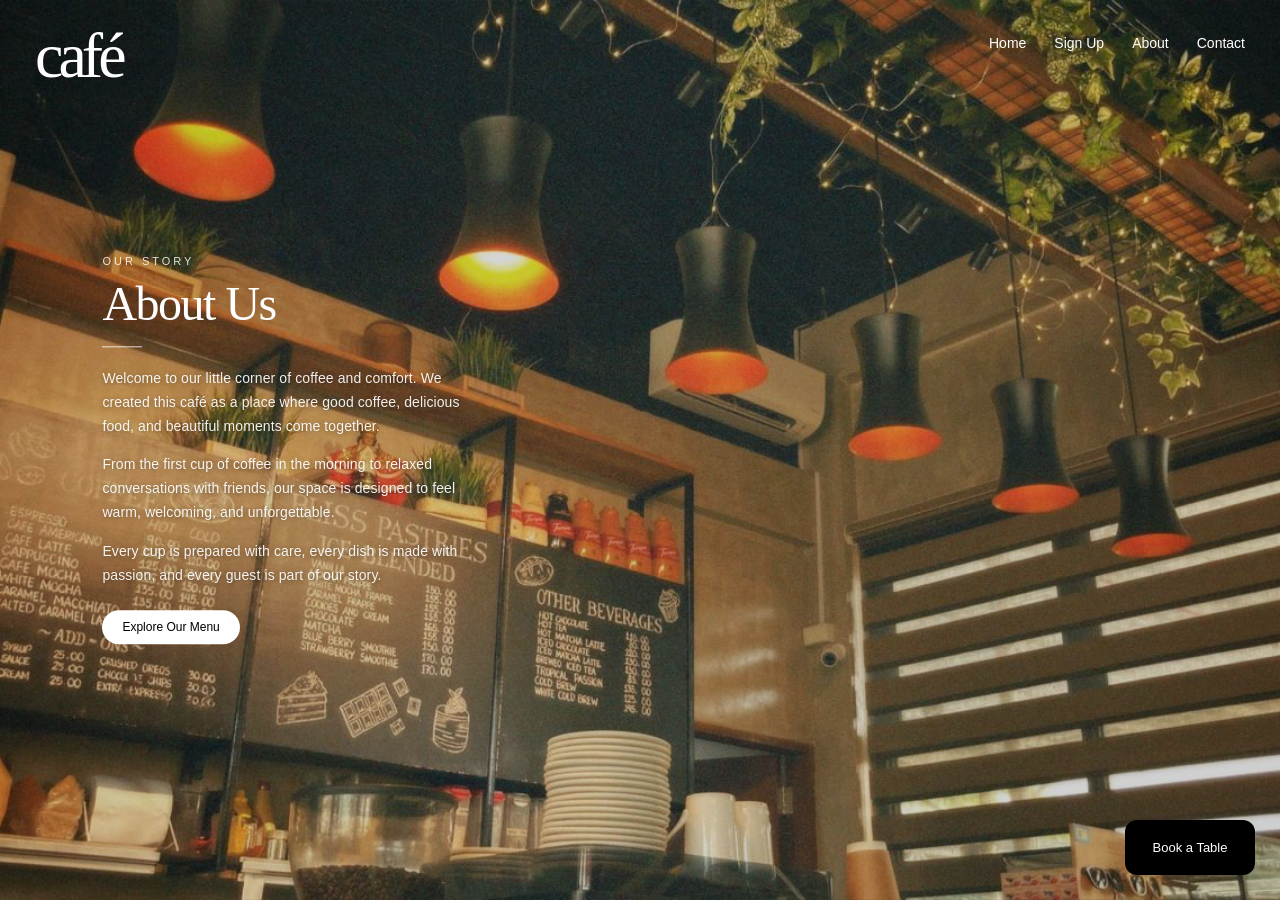
<file: aboutus.html>
<!DOCTYPE html>
<html lang="en">

<head>

    <meta charset="UTF-8">

    <meta name="viewport" content="width=device-width, initial-scale=1.0">

    <title>About Us | Café</title>


    <style>

    
        * {
            margin: 0;
            padding: 0;
            box-sizing: border-box;
        }


        html,
        body {
            width: 100%;
            min-height: 100%;
        }


        body {
            font-family: Arial, Helvetica, sans-serif;
            background: #000;
            overflow-x: hidden;
        }

        .about-page {

            position: relative;

            width: 100%;
            min-height: 100vh;

            background-image: url("assets/aboutus.jpg");

            background-size: cover;

            background-position: center;

            background-repeat: no-repeat;

            overflow: hidden;
        }


        .about-page::before {

            content: "";

            position: absolute;

            inset: 0;

            background: rgba(0, 0, 0, 0.12);

            z-index: 1;

            pointer-events: none;
        }

        .logo {

            position: absolute;

            top: 30px;

            left: 35px;

            z-index: 10;

            font-family: Georgia,
                "Times New Roman",
                serif;

            font-size: clamp(50px, 5vw, 75px);

            font-weight: 400;

            line-height: 0.8;

            letter-spacing: -5px;

            color: #fff;

            text-decoration: none;
        }

        nav {

            position: absolute;

            top: 35px;

            right: 35px;

            z-index: 10;

            display: flex;

            align-items: center;

            gap: 28px;
        }


        nav a {

            position: relative;

            color: #fff;

            text-decoration: none;

            font-size: 14px;

            font-weight: 400;

            transition:
                color 0.3s ease,
                transform 0.3s ease;
        }


        nav a::after {

            content: "";

            position: absolute;

            left: 0;

            bottom: -5px;

            width: 0;

            height: 1px;

            background: #fff;

            transition: width 0.3s ease;
        }


        nav a:hover::after {

            width: 100%;
        }


        nav a:hover {

            transform: translateY(-2px);
        }
        .about-content {

            position: absolute;

            z-index: 5;

            width: 420px;

            max-width: 40%;

            left: 8%;

            top: 50%;

            transform: translateY(-50%);

            color: #fff;

            text-align: left;

            padding: 20px 0;

            background: transparent;

            backdrop-filter: none;
        }
        .tag {

            display: block;

            margin-bottom: 13px;

            font-size: 11px;

            font-weight: 400;

            letter-spacing: 3px;

            text-transform: uppercase;

            color: #fff;

            opacity: 0.85;
        }


        .about-content h1 {

            font-family: Georgia,
                "Times New Roman",
                serif;

            font-size: 48px;

            font-weight: 400;

            line-height: 1;

            letter-spacing: -1.5px;

            color: #fff;

            margin-bottom: 18px;
        }

        .line {

            width: 40px;

            height: 1px;

            background: #fff;

            margin: 0 0 20px 0;

            opacity: 0.8;
        }

        .about-content p {

            width: 100%;

            max-width: 390px;

            font-size: 14px;

            font-weight: 400;

            line-height: 1.7;

            letter-spacing: 0.1px;

            color: rgba(255, 255, 255, 0.92);

            margin-bottom: 15px;

            text-shadow:
                0 1px 5px rgba(0, 0, 0, 0.35);
        }


        .menu-button {

            display: inline-flex;

            align-items: center;

            justify-content: center;

            margin-top: 8px;

            padding: 10px 20px;

            background: #fff;

            color: #000;

            text-decoration: none;

            font-size: 12px;

            border-radius: 25px;

            transition:
                background 0.3s ease,
                color 0.3s ease,
                transform 0.3s ease;
        }


        .menu-button:hover {

            background: #000;

            color: #fff;

            transform: translateY(-2px);
        }


        .cart {
    position: fixed;
    right: 25px;
    bottom: 25px;
    z-index: 20;
    width: 130px;
    height: 55px;
    display: flex;
    align-items: center;
    justify-content: center;
    background: #000;
    color: #fff;
    text-decoration: none;
    font-size: 13px;
    border-radius: 12px;
    transition: .3s ease;
}

.cart:hover {
    transform: scale(1.05);
    border-radius: 16px;
}


        @media (max-width: 900px) {

            .about-content {

                left: 7%;

                width: 400px;

                max-width: 45%;
            }


            .about-content h1 {

                font-size: 44px;
            }


            .about-content p {

                font-size: 13px;
            }


            nav {

                right: 25px;

                gap: 20px;
            }
        }


        @media (max-width: 600px) {

            .about-page {

                min-height: 100vh;

                background-position: center center;
            }

            .logo {

                top: 20px;

                left: 22px;

                font-size: 48px;

                letter-spacing: -4px;
            }

            nav {

                top: 25px;

                right: 18px;

                gap: 13px;
            }


            nav a {

                font-size: 10px;
            }


    

            .about-content {

                width: 75%;

                max-width: none;

                left: 8%;

                top: 52%;

                transform: translateY(-50%);

                padding: 10px 0;

                text-align: left;
            }


            .tag {

                font-size: 9px;

                letter-spacing: 2px;

                margin-bottom: 8px;
            }


            .about-content h1 {

                font-size: 36px;

                line-height: 1;

                letter-spacing: -1px;

                margin-bottom: 12px;
            }


            .line {

                width: 30px;

                margin-bottom: 14px;
            }


            .about-content p {

                max-width: 100%;

                font-size: 11px;

                line-height: 1.6;

                margin-bottom: 10px;
            }


            .menu-button {

                margin-top: 5px;

                padding: 8px 16px;

                font-size: 10px;
            }
    .cart {
        width: 125px;
        height: 48px;
        right: 15px;
        bottom: 15px;
        font-size: 11px;
        border-radius: 12px;
    }
}

        /* =========================================
           SMALL MOBILE
        ========================================= */

        @media (max-width: 400px) {

            .logo {

                font-size: 42px;

                top: 18px;

                left: 18px;
            }


            nav {

                gap: 9px;

                right: 15px;
            }


            nav a {

                font-size: 9px;
            }


            .about-content {

                left: 7%;

                width: 78%;

                top: 53%;
            }


            .about-content h1 {

                font-size: 32px;
            }


            .about-content p {

                font-size: 10px;

                line-height: 1.55;
            }
            .cart {
        width: 115px;
        height: 45px;
        right: 12px;
        bottom: 12px;
        font-size: 10px;
    }
        }

    </style>

</head>


<body>


    <section class="about-page">
        <a href="index.html" class="logo">
            café
        </a>
        <nav>

            <a href="index.html">
                Home
            </a>

            <a href="signup.html">
                Sign Up
            </a>

            <a href="aboutus.html">
                About
            </a>

            <a href="contact.html">
                Contact
            </a>

        </nav>

        <div class="about-content">

            <span class="tag">
                Our Story
            </span>


            <h1>
                About Us
            </h1>


            <div class="line"></div>


            <p>
                Welcome to our little corner of coffee and
                comfort. We created this café as a place
                where good coffee, delicious food, and
                beautiful moments come together.
            </p>


            <p>
                From the first cup of coffee in the morning
                to relaxed conversations with friends,
                our space is designed to feel warm,
                welcoming, and unforgettable.
            </p>

            <p>
                Every cup is prepared with care, every dish
                is made with passion, and every guest is
                part of our story.
            </p>
            <a href="#" class="menu-button">
                Explore Our Menu
            </a>
        </div>
        <a href="slot.html" class="cart">
    Book a Table
</a>
    </section>
</body>

</html>
</file>
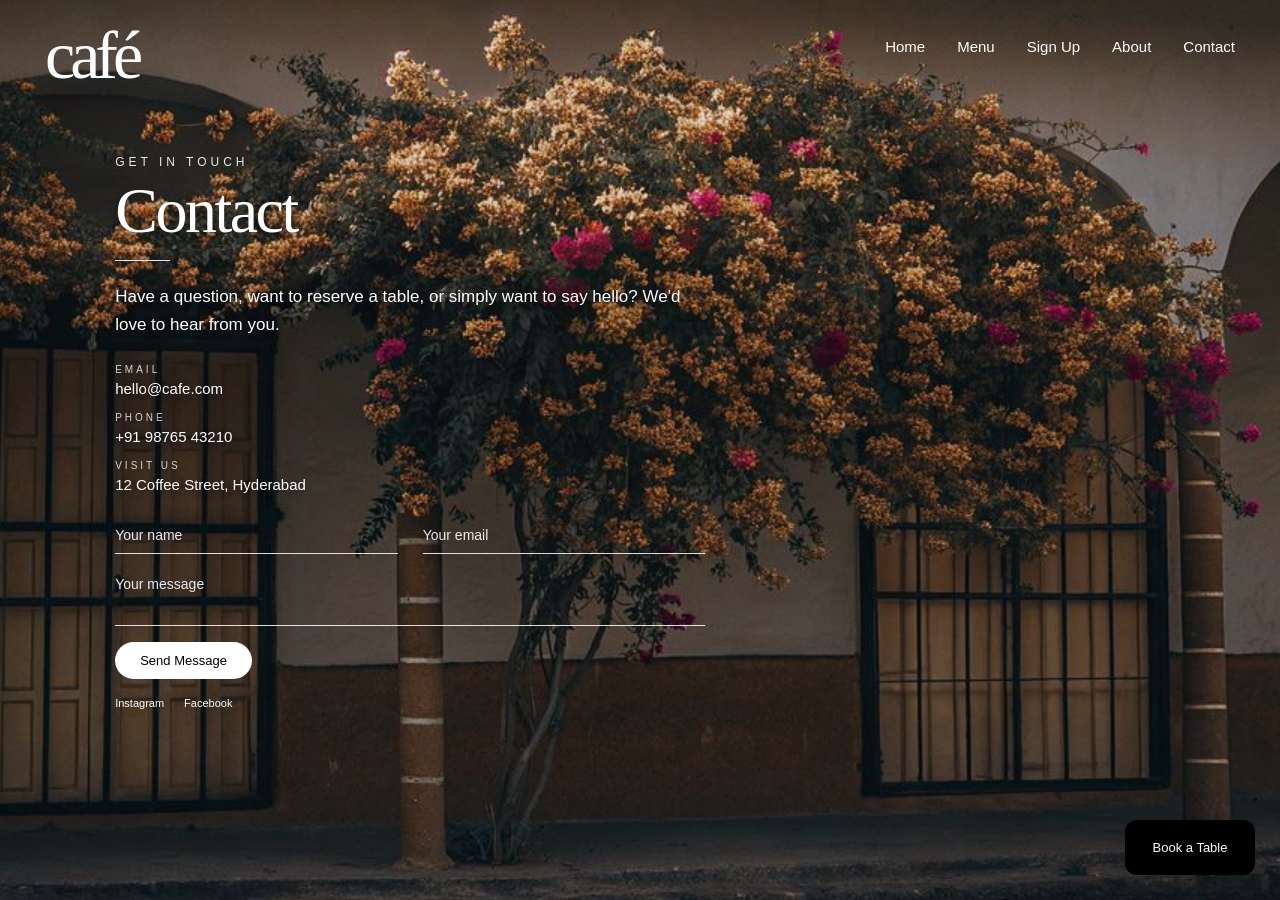
<file: contact.html>
<!DOCTYPE html>
<html lang="en">
<head>
<meta charset="UTF-8">
<meta name="viewport" content="width=device-width, initial-scale=1.0">
<title>Café | Contact</title>

<style>
*{
    margin:0;
    padding:0;
    box-sizing:border-box;
}

html,
body{
    width:100%;
    min-height:100%;
}

body{
    font-family:Arial,Helvetica,sans-serif;
    background:#000;
    overflow-x:hidden;
    overflow-y:auto;
}

.contact-page{
    position:relative;
    width:100%;
    min-height:100vh;
    background-image:url("assets/contact.jpg");
    background-size:cover;
    background-position:center top;
    background-repeat:no-repeat;
    overflow:visible;
    padding-bottom:70px;
}

.contact-page::before{
    content:"";
    position:absolute;
    inset:0;
    min-height:100%;
    background:rgba(0,0,0,.08);
    z-index:1;
    pointer-events:none;
}

.logo{
    position:absolute;
    top:28px;
    left:45px;
    z-index:10;
    font-family:Georgia,"Times New Roman",serif;
    font-size:68px;
    font-weight:400;
    line-height:.8;
    letter-spacing:-5px;
    color:#fff;
    text-decoration:none;
}

nav{
    position:absolute;
    top:38px;
    right:45px;
    z-index:10;
    display:flex;
    align-items:center;
    gap:32px;
}

nav a{
    position:relative;
    color:#fff;
    text-decoration:none;
    font-size:15px;
    font-weight:400;
    transition:.3s ease;
}

nav a::after{
    content:"";
    position:absolute;
    left:0;
    bottom:-6px;
    width:0;
    height:1px;
    background:#fff;
    transition:width .3s ease;
}

nav a:hover::after{
    width:100%;
}

nav a:hover{
    transform:translateY(-2px);
}

.contact-content{
    position:relative;
    z-index:5;
    left:9%;
    padding-top:155px;
    width:590px;
    color:#fff;
    text-align:left;
}

.tag{
    display:block;
    margin-bottom:12px;
    font-size:12px;
    font-weight:400;
    letter-spacing:4px;
    text-transform:uppercase;
    color:#fff;
    opacity:.9;
}

.contact-content h1{
    font-family:Georgia,"Times New Roman",serif;
    font-size:64px;
    font-weight:400;
    line-height:.95;
    letter-spacing:-2.5px;
    color:#fff;
    margin-bottom:18px;
    text-shadow:0 2px 8px rgba(0,0,0,.35);
}

.line{
    width:55px;
    height:1px;
    background:#fff;
    margin-bottom:22px;
    opacity:.9;
}

.description{
    width:570px;
    max-width:100%;
    font-size:17px;
    line-height:1.65;
    color:#fff;
    margin-bottom:25px;
    text-shadow:0 2px 7px rgba(0,0,0,.45);
}

.contact-details{
    margin-bottom:22px;
}

.detail{
    margin-bottom:13px;
}

.detail span{
    display:block;
    margin-bottom:3px;
    font-size:10px;
    letter-spacing:3px;
    text-transform:uppercase;
    color:#fff;
    opacity:.8;
}

.detail a,
.detail p{
    color:#fff;
    text-decoration:none;
    font-size:15px;
    line-height:1.4;
    text-shadow:0 2px 6px rgba(0,0,0,.4);
}

.detail a:hover{
    text-decoration:underline;
}

.contact-form{
    width:590px;
    max-width:100%;
}

.form-row{
    display:flex;
    gap:25px;
    width:100%;
}

.input-group{
    flex:1;
    margin-bottom:12px;
}

.input-group input,
.input-group textarea{
    width:100%;
    background:transparent;
    border:none;
    border-bottom:1px solid rgba(255,255,255,.85);
    outline:none;
    color:#fff;
    font-family:Arial,Helvetica,sans-serif;
    font-size:14px;
    padding:10px 0;
    transition:.3s ease;
}

.input-group input::placeholder,
.input-group textarea::placeholder{
    color:rgba(255,255,255,.9);
}

.input-group input:focus,
.input-group textarea:focus{
    border-bottom-color:#fff;
}

.input-group textarea{
    height:60px;
    resize:none;
}

.send-button{
    border:none;
    padding:11px 25px;
    background:#fff;
    color:#000;
    border-radius:25px;
    font-size:13px;
    cursor:pointer;
    transition:.3s ease;
}

.send-button:hover{
    background:#000;
    color:#fff;
    transform:translateY(-2px);
}

.social-links{
    display:flex;
    gap:20px;
    margin-top:18px;
}

.social-links a{
    color:#fff;
    text-decoration:none;
    font-size:11px;
    transition:.3s ease;
}

.social-links a:hover{
    opacity:.55;
}

.cart{
    position:fixed;
    right:25px;
    bottom:25px;
    z-index:20;
    width:130px;
    height:55px;
    display:flex;
    align-items:center;
    justify-content:center;
    background:#000;
    color:#fff;
    text-decoration:none;
    font-size:13px;
    border-radius:12px;
    transition:.3s ease;
}

.cart:hover{
    transform:scale(1.05);
    border-radius:16px;
}

@media(max-width:900px){

    .logo{
        left:30px;
        font-size:58px;
    }

    nav{
        right:30px;
        gap:20px;
    }

    nav a{
        font-size:13px;
    }

    .contact-content{
        left:7%;
        padding-top:145px;
        width:500px;
    }

    .contact-content h1{
        font-size:55px;
    }

    .description{
        width:100%;
        font-size:15px;
    }

    .contact-form{
        width:100%;
    }
}

@media(max-width:600px){

    .contact-page{
        min-height:100svh;
        height:auto;
        background-position:center top;
        padding-bottom:90px;
    }

    .logo{
        top:18px;
        left:50%;
        transform:translateX(-50%);
        font-size:45px;
        letter-spacing:-4px;
    }

    nav{
        top:65px;
        left:50%;
        right:auto;
        transform:translateX(-50%);
        display:flex;
        align-items:center;
        justify-content:center;
        gap:15px;
        width:max-content;
        padding:7px 15px;
        background:#fff;
        border:1px solid rgba(0,0,0,.08);
        border-radius:25px;
        box-shadow:0 4px 15px rgba(0,0,0,.12);
    }

    nav a{
        color:#000;
        font-size:9px;
        white-space:nowrap;
    }

    nav a::after{
        background:#000;
        bottom:-4px;
    }

    .contact-content{
        left:8%;
        padding-top:125px;
        width:82%;
    }

    .tag{
        font-size:9px;
        letter-spacing:2.5px;
        margin-bottom:9px;
    }

    .contact-content h1{
        font-size:42px;
        letter-spacing:-1.5px;
        margin-bottom:13px;
    }

    .line{
        width:32px;
        margin-bottom:15px;
    }

    .description{
        width:100%;
        font-size:12px;
        line-height:1.6;
        margin-bottom:18px;
    }

    .detail{
        margin-bottom:10px;
    }

    .detail span{
        font-size:8px;
        letter-spacing:2px;
        margin-bottom:2px;
    }

    .detail a,
    .detail p{
        font-size:11px;
    }

    .form-row{
        display:flex;
        flex-direction:column;
        gap:0;
    }

    .input-group{
        margin-bottom:8px;
    }

    .input-group input,
    .input-group textarea{
        font-size:11px;
        padding:7px 0;
    }

    .input-group textarea{
        height:45px;
    }

    .send-button{
        padding:8px 17px;
        font-size:10px;
    }

    .social-links{
        margin-top:12px;
        gap:13px;
    }

    .social-links a{
        font-size:9px;
    }

    .cart{
        width:125px;
        height:48px;
        right:15px;
        bottom:15px;
        font-size:11px;
        border-radius:12px;
    }
}

@media(max-width:400px){

    .logo{
        font-size:40px;
    }

    nav{
        top:62px;
        gap:11px;
        padding:7px 13px;
    }

    nav a{
        font-size:8px;
    }

    .contact-content{
        left:7%;
        padding-top:120px;
        width:84%;
    }

    .contact-content h1{
        font-size:36px;
    }

    .description{
        font-size:10px;
    }

    .detail a,
    .detail p{
        font-size:10px;
    }

    .cart{
        width:115px;
        height:45px;
        right:12px;
        bottom:12px;
        font-size:10px;
    }
}
</style>
</head>

<body>

<section class="contact-page">

<a href="index.html" class="logo">café</a>

<nav>
<a href="index.html">Home</a>
<a href="Menu.html">Menu</a>
<a href="signup.html">Sign Up</a>
<a href="aboutus.html">About</a>
<a href="contact.html">Contact</a>
</nav>

<div class="contact-content">

<span class="tag">Get In Touch</span>

<h1>Contact</h1>

<div class="line"></div>

<p class="description">
Have a question, want to reserve a table,
or simply want to say hello?
We'd love to hear from you.
</p>

<div class="contact-details">

<div class="detail">
<span>Email</span>
<a href="mailto:hello@cafe.com">
hello@cafe.com
</a>
</div>

<div class="detail">
<span>Phone</span>
<a href="tel:+919876543210">
+91 98765 43210
</a>
</div>

<div class="detail">
<span>Visit Us</span>
<p>
12 Coffee Street, Hyderabad
</p>
</div>

</div>

<form class="contact-form">

<div class="form-row">

<div class="input-group">
<input
type="text"
placeholder="Your name"
required
>
</div>

<div class="input-group">
<input
type="email"
placeholder="Your email"
required
>
</div>

</div>

<div class="input-group">
<textarea
placeholder="Your message"
required
></textarea>
</div>

<button
type="submit"
class="send-button"
>
Send Message
</button>

</form>

<div class="social-links">

<a href="#">Instagram</a>

<a href="#">Facebook</a>

</div>

</div>

<a href="slot.html" class="cart">
Book a Table
</a>

</section>

</body>
</html>
</file>
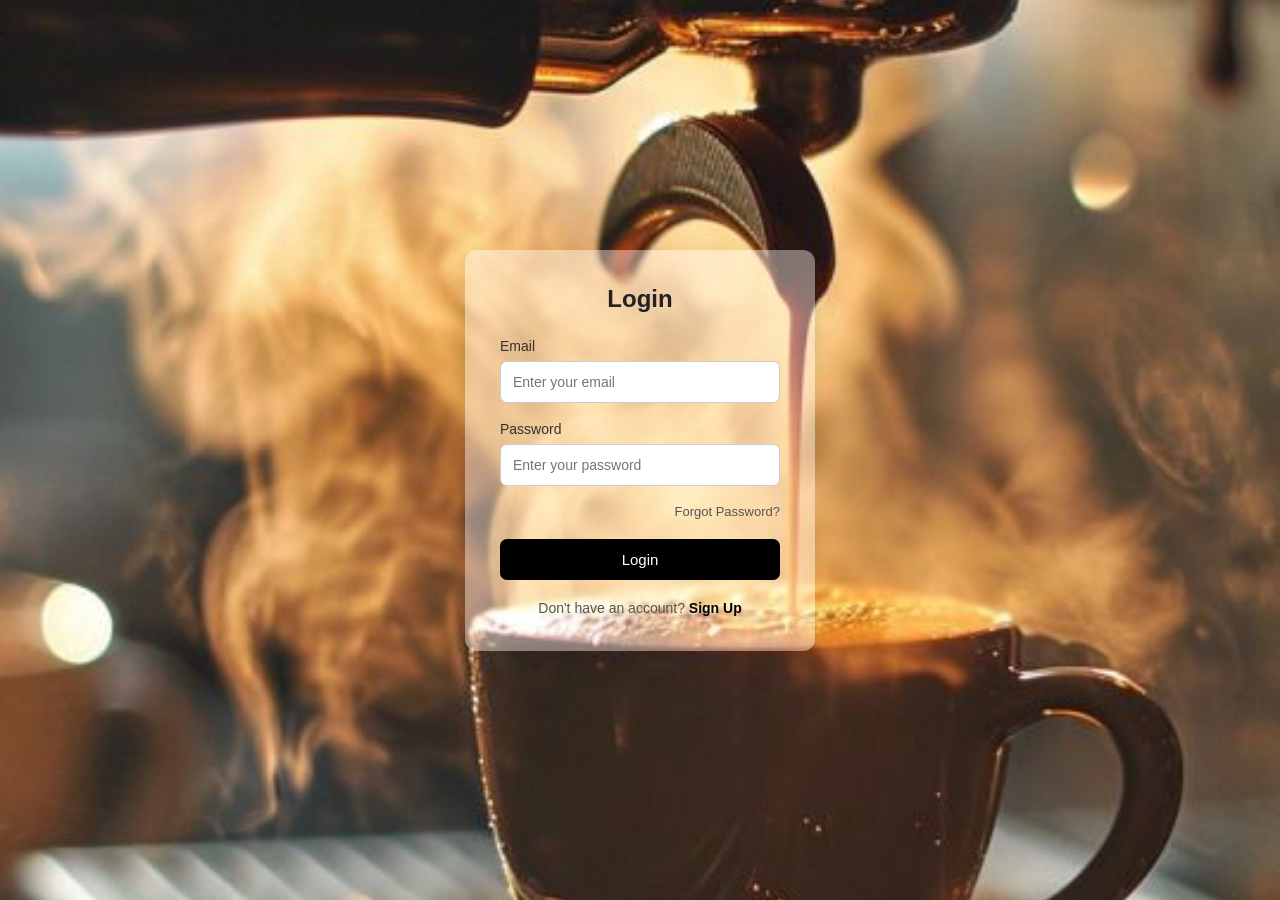
<file: login.html>
<!DOCTYPE html>
<html lang="en">
<head>
    <meta charset="UTF-8">
    <meta name="viewport" content="width=device-width, initial-scale=1.0">
    <title>Login</title>

    <style>
        * {
            margin: 0;
            padding: 0;
            box-sizing: border-box;
        }

        body {
            font-family: Arial, sans-serif;
            min-height: 100vh;
            display: flex;
            justify-content: center;
            align-items: center;
            background-image: url(assets/login.jpg);
            background-repeat: no-repeat;
            background-size: cover;
            background-position: center;
        }

        .login-container {
            width: 350px;
            background: transparent;
            padding: 35px;
            border-radius: 12px;
            box-shadow: 0 8px 25px rgba(0, 0, 0, 0.12);
            background: rgba(255, 255, 255, 0.40);
        }

        h2 {
            text-align: center;
            margin-bottom: 25px;
            color: #222;
        }

        .input-group {
            margin-bottom: 18px;
        }

        .input-group label {
            display: block;
            margin-bottom: 7px;
            font-size: 14px;
            color: #333;
        }

        .input-group input {
            width: 100%;
            padding: 12px;
            border: 1px solid #ccc;
            border-radius: 7px;
            outline: none;
            font-size: 14px;
        }

        .input-group input:focus {
            border-color: #000;
        }

        .forgot {
            display: block;
            text-align: right;
            margin-bottom: 20px;
            color: #555;
            text-decoration: none;
            font-size: 13px;
        }

        .forgot:hover {
            text-decoration: underline;
        }

        button {
            width: 100%;
            padding: 12px;
            border: none;
            border-radius: 7px;
            background: #000;
            color: white;
            font-size: 15px;
            cursor: pointer;
        }

        button:hover {
            background: #333;
        }

        .signup {
            text-align: center;
            margin-top: 20px;
            font-size: 14px;
            color: #555;
        }

        .signup a {
            color: #000;
            font-weight: bold;
            text-decoration: none;
        }

        .signup a:hover {
            text-decoration: underline;
        }
    </style>
</head>

<body>

    <div class="login-container">

        <h2>Login</h2>

        <form>
            <div class="input-group">
                <label>Email</label>
                <input type="email" placeholder="Enter your email" required>
            </div>

            <div class="input-group">
                <label>Password</label>
                <input type="password" placeholder="Enter your password" required>
            </div>

            <a href="#" class="forgot">Forgot Password?</a>

            <button type="submit">Login</button>
        </form>

        <div class="signup">
            Don't have an account?
            <a href="signup.html">Sign Up</a>
        </div>

    </div>

</body>
</html>
</file>
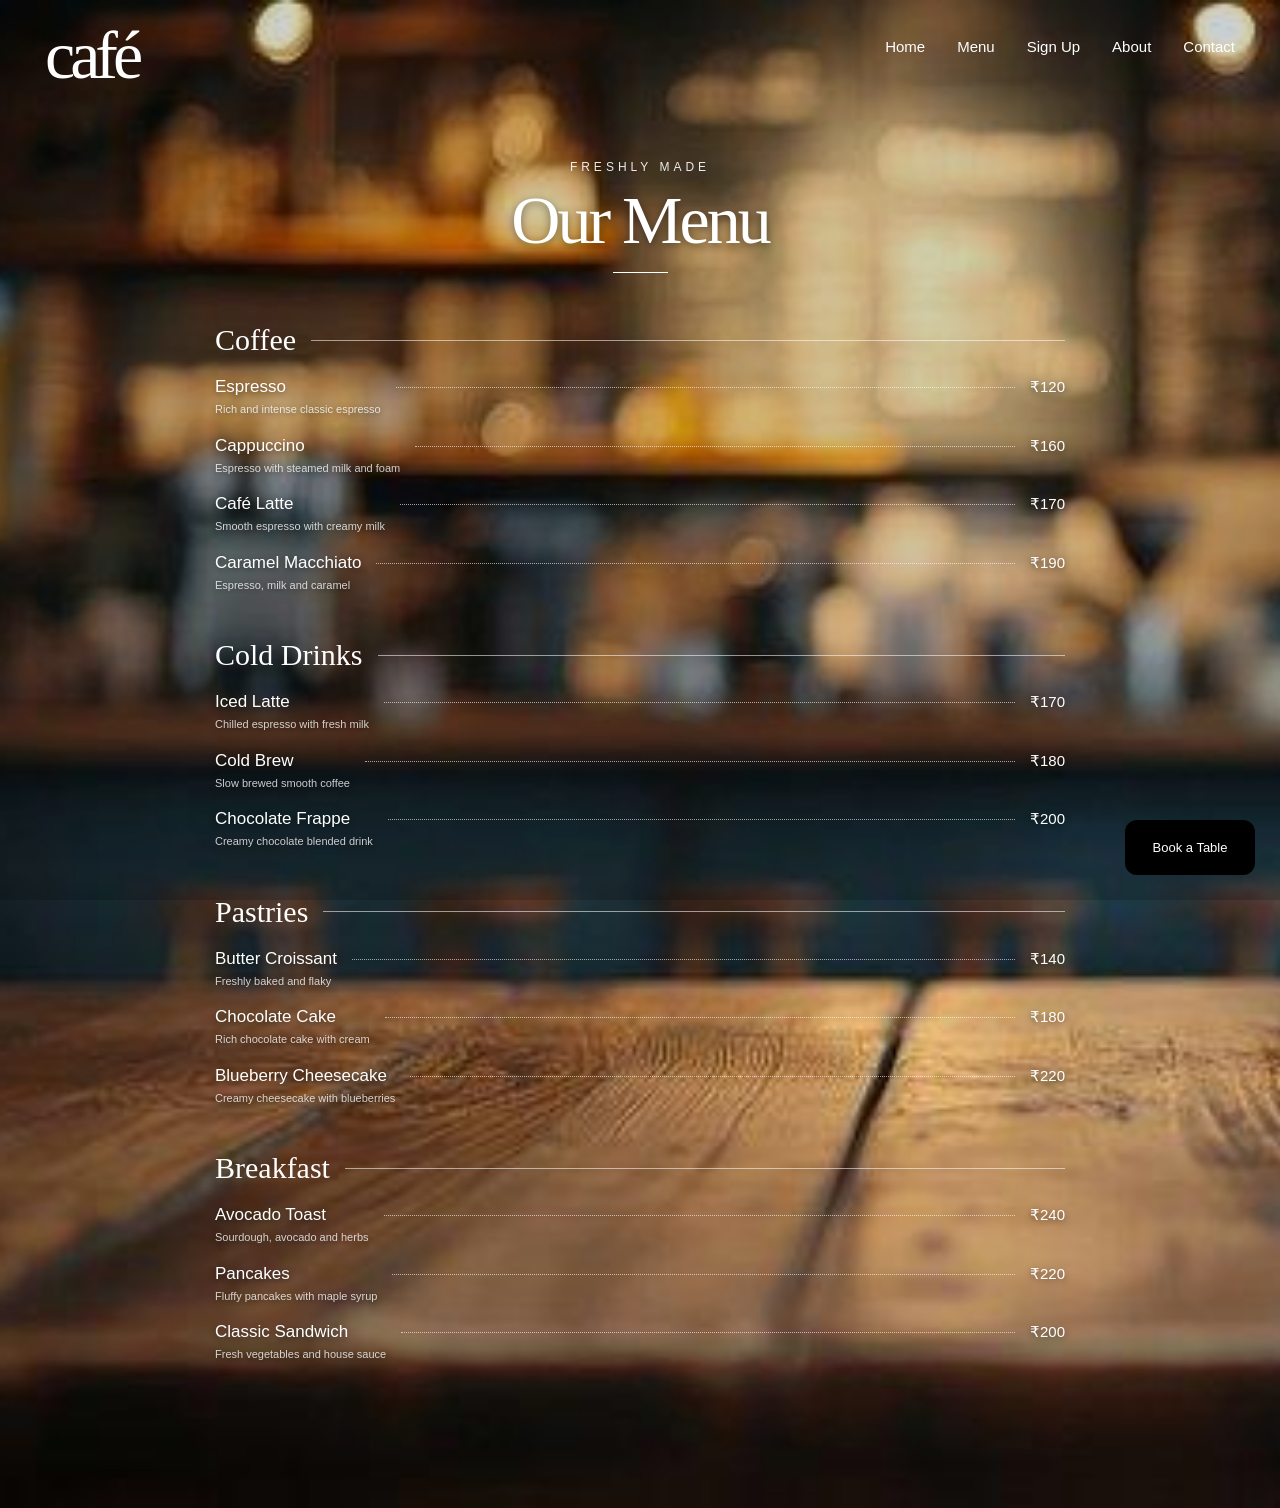
<file: Menu.html>
<!DOCTYPE html>
<html lang="en">
<head>
<meta charset="UTF-8">
<meta name="viewport" content="width=device-width, initial-scale=1.0">
<title>Café | Menu</title>

<style>
* {
    margin: 0;
    padding: 0;
    box-sizing: border-box;
}

html,
body {
    width: 100%;
    min-height: 100%;
}

body {
    font-family: Arial, Helvetica, sans-serif;
    background: #000;
    overflow-x: hidden;
}

.menu-page {
    position: relative;
    width: 100%;
    min-height: 100vh;
    background-image: url("assets/menu.jpg");
    background-size: cover;
    background-position: center;
    background-repeat: no-repeat;
    padding: 160px 8% 100px;
}

.menu-page::before {
    content: "";
    position: fixed;
    inset: 0;
    background: rgba(0, 0, 0, 0.18);
    z-index: 1;
    pointer-events: none;
}

.logo {
    position: absolute;
    top: 28px;
    left: 45px;
    z-index: 10;
    font-family: Georgia, "Times New Roman", serif;
    font-size: 68px;
    font-weight: 400;
    line-height: 0.8;
    letter-spacing: -5px;
    color: #fff;
    text-decoration: none;
}

nav {
    position: absolute;
    top: 38px;
    right: 45px;
    z-index: 10;
    display: flex;
    align-items: center;
    gap: 32px;
}

nav a {
    position: relative;
    color: #fff;
    text-decoration: none;
    font-size: 15px;
    transition: 0.3s ease;
}

nav a::after {
    content: "";
    position: absolute;
    left: 0;
    bottom: -6px;
    width: 0;
    height: 1px;
    background: #fff;
    transition: 0.3s ease;
}

nav a:hover::after {
    width: 100%;
}

.menu-content {
    position: relative;
    z-index: 5;
    width: 850px;
    max-width: 100%;
    margin: 0 auto;
    color: #fff;
}

.menu-header {
    text-align: center;
    margin-bottom: 50px;
}

.tag {
    display: block;
    margin-bottom: 12px;
    font-size: 12px;
    letter-spacing: 4px;
    text-transform: uppercase;
    opacity: 0.9;
}

.menu-header h1 {
    font-family: Georgia, "Times New Roman", serif;
    font-size: 68px;
    font-weight: 400;
    line-height: 1;
    letter-spacing: -3px;
    margin-bottom: 18px;
    text-shadow: 0 2px 8px rgba(0, 0, 0, 0.45);
}

.line {
    width: 55px;
    height: 1px;
    background: #fff;
    margin: 0 auto;
}

.menu-section {
    margin-bottom: 45px;
}

.section-title {
    display: flex;
    align-items: center;
    gap: 15px;
    margin-bottom: 20px;
}

.section-title h2 {
    font-family: Georgia, "Times New Roman", serif;
    font-size: 30px;
    font-weight: 400;
    white-space: nowrap;
}

.section-title span {
    height: 1px;
    flex: 1;
    background: rgba(255, 255, 255, 0.55);
}

.menu-item {
    display: flex;
    align-items: baseline;
    gap: 15px;
    margin-bottom: 18px;
    text-shadow: 0 2px 6px rgba(0, 0, 0, 0.5);
}

.item-info {
    flex-shrink: 0;
}

.item-name {
    font-size: 17px;
    font-weight: 400;
    margin-bottom: 4px;
}

.item-description {
    font-size: 11px;
    color: rgba(255, 255, 255, 0.78);
    line-height: 1.5;
}

.dots {
    flex: 1;
    border-bottom: 1px dotted rgba(255, 255, 255, 0.6);
    min-width: 20px;
    position: relative;
    top: -4px;
}

.price {
    flex-shrink: 0;
    font-size: 15px;
}

.cart {
    position: fixed;
    right: 25px;
    bottom: 25px;
    z-index: 20;
    width: 130px;
    height: 55px;
    display: flex;
    align-items: center;
    justify-content: center;
    background: #000;
    color: #fff;
    text-decoration: none;
    font-size: 13px;
    border-radius: 12px;
    transition: 0.3s ease;
}

.cart:hover {
    transform: scale(1.05);
    border-radius: 16px;
}

@media (max-width: 900px) {

    .logo {
        left: 30px;
        font-size: 58px;
    }

    nav {
        right: 30px;
        gap: 20px;
    }

    nav a {
        font-size: 13px;
    }

    .menu-page {
        padding-left: 7%;
        padding-right: 7%;
    }

    .menu-header h1 {
        font-size: 58px;
    }
}

@media (max-width: 600px) {

    .menu-page {
        min-height: 100vh;
        padding: 125px 8% 90px;
        background-position: center;
    }

    .logo {
        top: 20px;
        left: 50%;
        transform: translateX(-50%);
        font-size: 45px;
        letter-spacing: -4px;
        color: #fff;
    }

    nav {
        top: 75px;
        left: 50%;
        right: auto;
        transform: translateX(-50%);
        width: max-content;
        padding: 7px 15px;
        display: flex;
        align-items: center;
        justify-content: center;
        gap: 16px;
        background: #fff;
        border: 1px solid rgba(0, 0, 0, 0.08);
        border-radius: 25px;
        box-shadow: 0 4px 15px rgba(0, 0, 0, 0.15);
    }

    nav a {
        color: #000;
        font-size: 9px;
        white-space: nowrap;
    }

    nav a::after {
        background: #000;
        bottom: -4px;
    }

    .menu-header {
        text-align: left;
        margin-bottom: 35px;
    }

    .tag {
        font-size: 9px;
        letter-spacing: 2.5px;
        margin-bottom: 9px;
    }

    .menu-header h1 {
        font-size: 45px;
        letter-spacing: -1.5px;
        margin-bottom: 13px;
    }

    .line {
        width: 35px;
        margin: 0;
    }

    .menu-section {
        margin-bottom: 35px;
    }

    .section-title {
        gap: 10px;
        margin-bottom: 17px;
    }

    .section-title h2 {
        font-size: 24px;
    }

    .menu-item {
        gap: 8px;
        margin-bottom: 15px;
    }

    .item-name {
        font-size: 13px;
        margin-bottom: 3px;
    }

    .item-description {
        font-size: 9px;
    }

    .price {
        font-size: 12px;
    }

    .dots {
        min-width: 10px;
    }

    .cart {
        right: 15px;
        bottom: 15px;
        width: 125px;
        height: 48px;
        font-size: 11px;
        border-radius: 12px;
    }
}

@media (max-width: 400px) {

    .logo {
        font-size: 40px;
    }

    nav {
        top: 72px;
        gap: 12px;
        padding: 7px 13px;
    }

    nav a {
        font-size: 8px;
    }

    .menu-page {
        padding-left: 7%;
        padding-right: 7%;
    }

    .menu-header h1 {
        font-size: 40px;
    }

    .section-title h2 {
        font-size: 21px;
    }

    .item-name {
        font-size: 12px;
    }

    .price {
        font-size: 11px;
    }

    .cart {
        right: 12px;
        bottom: 12px;
        width: 115px;
        height: 45px;
        font-size: 10px;
    }
}
</style>
</head>

<body>

<section class="menu-page">

<a href="index.html" class="logo">café</a>

<nav>
<a href="index.html">Home</a>
<a href="Menu.html">Menu</a>
<a href="signup.html">Sign Up</a>
<a href="aboutus.html">About</a>
<a href="contact.html">Contact</a>
</nav>

<div class="menu-content">

<div class="menu-header">

<span class="tag">Freshly Made</span>

<h1>Our Menu</h1>

<div class="line"></div>

</div>

<div class="menu-section">

<div class="section-title">
<h2>Coffee</h2>
<span></span>
</div>

<div class="menu-item">
<div class="item-info">
<div class="item-name">Espresso</div>
<div class="item-description">Rich and intense classic espresso</div>
</div>
<div class="dots"></div>
<div class="price">₹120</div>
</div>

<div class="menu-item">
<div class="item-info">
<div class="item-name">Cappuccino</div>
<div class="item-description">Espresso with steamed milk and foam</div>
</div>
<div class="dots"></div>
<div class="price">₹160</div>
</div>

<div class="menu-item">
<div class="item-info">
<div class="item-name">Café Latte</div>
<div class="item-description">Smooth espresso with creamy milk</div>
</div>
<div class="dots"></div>
<div class="price">₹170</div>
</div>

<div class="menu-item">
<div class="item-info">
<div class="item-name">Caramel Macchiato</div>
<div class="item-description">Espresso, milk and caramel</div>
</div>
<div class="dots"></div>
<div class="price">₹190</div>
</div>

</div>

<div class="menu-section">

<div class="section-title">
<h2>Cold Drinks</h2>
<span></span>
</div>

<div class="menu-item">
<div class="item-info">
<div class="item-name">Iced Latte</div>
<div class="item-description">Chilled espresso with fresh milk</div>
</div>
<div class="dots"></div>
<div class="price">₹170</div>
</div>

<div class="menu-item">
<div class="item-info">
<div class="item-name">Cold Brew</div>
<div class="item-description">Slow brewed smooth coffee</div>
</div>
<div class="dots"></div>
<div class="price">₹180</div>
</div>

<div class="menu-item">
<div class="item-info">
<div class="item-name">Chocolate Frappe</div>
<div class="item-description">Creamy chocolate blended drink</div>
</div>
<div class="dots"></div>
<div class="price">₹200</div>
</div>

</div>

<div class="menu-section">

<div class="section-title">
<h2>Pastries</h2>
<span></span>
</div>

<div class="menu-item">
<div class="item-info">
<div class="item-name">Butter Croissant</div>
<div class="item-description">Freshly baked and flaky</div>
</div>
<div class="dots"></div>
<div class="price">₹140</div>
</div>

<div class="menu-item">
<div class="item-info">
<div class="item-name">Chocolate Cake</div>
<div class="item-description">Rich chocolate cake with cream</div>
</div>
<div class="dots"></div>
<div class="price">₹180</div>
</div>

<div class="menu-item">
<div class="item-info">
<div class="item-name">Blueberry Cheesecake</div>
<div class="item-description">Creamy cheesecake with blueberries</div>
</div>
<div class="dots"></div>
<div class="price">₹220</div>
</div>

</div>

<div class="menu-section">

<div class="section-title">
<h2>Breakfast</h2>
<span></span>
</div>

<div class="menu-item">
<div class="item-info">
<div class="item-name">Avocado Toast</div>
<div class="item-description">Sourdough, avocado and herbs</div>
</div>
<div class="dots"></div>
<div class="price">₹240</div>
</div>

<div class="menu-item">
<div class="item-info">
<div class="item-name">Pancakes</div>
<div class="item-description">Fluffy pancakes with maple syrup</div>
</div>
<div class="dots"></div>
<div class="price">₹220</div>
</div>

<div class="menu-item">
<div class="item-info">
<div class="item-name">Classic Sandwich</div>
<div class="item-description">Fresh vegetables and house sauce</div>
</div>
<div class="dots"></div>
<div class="price">₹200</div>
</div>

</div>

</div>

<a href="slot.html" class="cart">Book a Table</a>

</section>

</body>
</html>
</file>
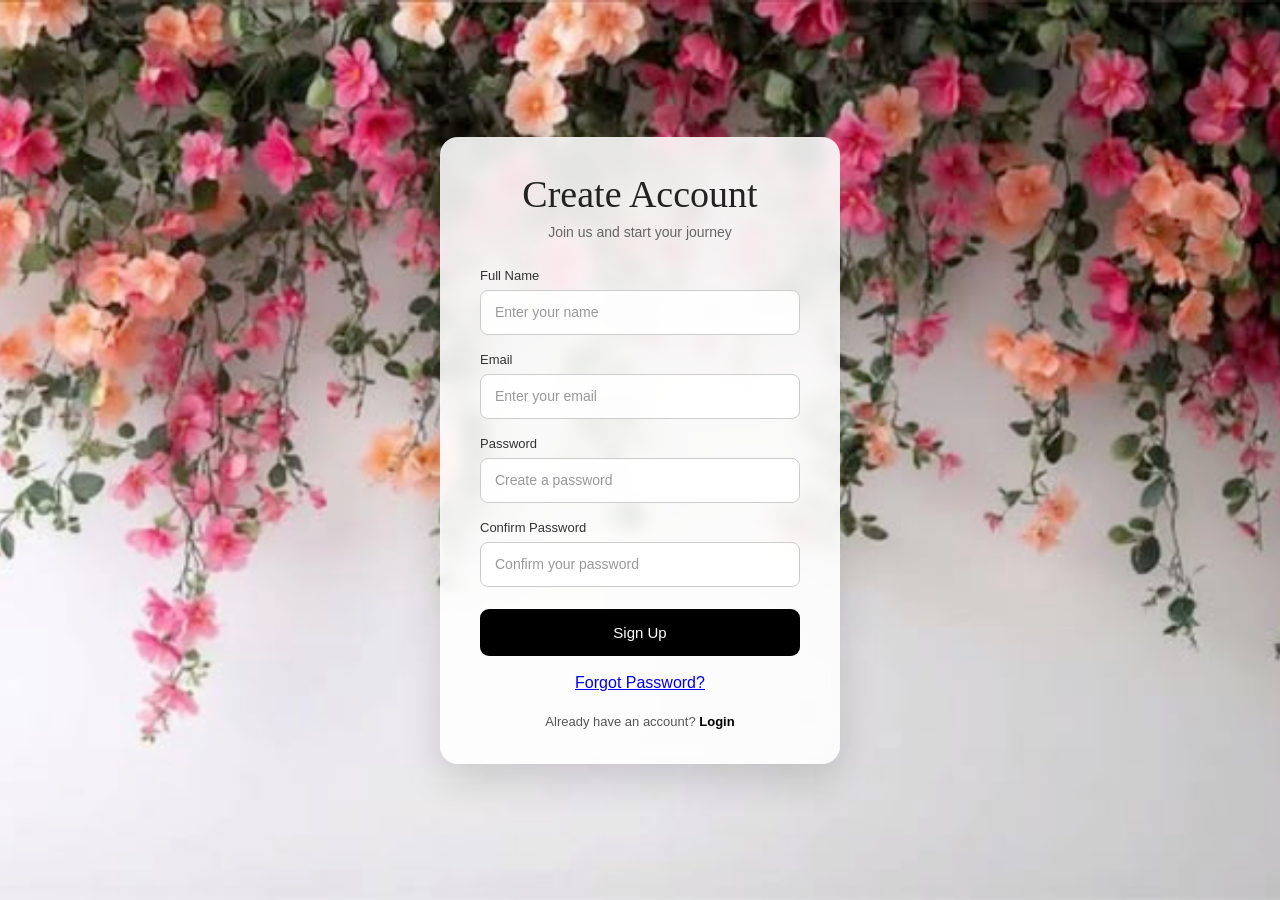
<file: signup.html>
<!DOCTYPE html>
<html lang="en">

<head>
    <meta charset="UTF-8">
    <meta name="viewport" content="width=device-width, initial-scale=1.0">

    <title>Sign Up</title>
</head>
<style>
    * {
    margin: 0;
    padding: 0;
    box-sizing: border-box;
}

html,
body {
    width: 100%;
    min-height: 100%;
}

body {
    font-family: Arial, Helvetica, sans-serif;
}

.signup-page {
    width: 100%;
    min-height: 100vh;
    background-image: url("assets/signup.jpg");
    background-size: cover;
    background-position: center;
    background-repeat: no-repeat;
    display: flex;
    align-items: center;
    justify-content: center;
    padding: 40px 20px;
}
.signup-container {
    width: 400px;
    max-width: 100%;
    padding: 35px 40px;
    background: rgba(255, 255, 255, 0.88);
    backdrop-filter: blur(8px);
    border-radius: 18px;
    box-shadow:
        0 15px 40px rgba(0, 0, 0, 0.15);
    text-align: center;
}
.signup-container h1 {
    font-family: Georgia, "Times New Roman", serif;
    font-size: 38px;
    font-weight: 400;
    color: #222;
    margin-bottom: 8px;
}

.subtitle {
    font-size: 14px;
    color: #666;
    margin-bottom: 28px;
}
.input-group {
    text-align: left;
    margin-bottom: 17px;
}

.input-group label {
    display: block;
    font-size: 13px;
    color: #333;
    margin-bottom: 7px;
}

.input-group input {
    width: 100%;
    height: 45px;
    padding: 0 14px;
    border: 1px solid #ccc;
    border-radius: 8px;
    outline: none;
    background: rgba(255, 255, 255, 0.9);
    font-size: 14px;
    transition: 0.3s;
}

.input-group input:focus {
    border-color: #111;
    box-shadow: 0 0 0 2px rgba(0, 0, 0, 0.05);
}
.input-group input::placeholder {
    color: #999;
}
button {
    width: 100%;
    height: 47px;
    margin-top: 5px;
    border: none;
    border-radius: 9px;
    background: #000;
    color: #fff;
    font-size: 15px;
    cursor: pointer;
    transition: 0.3s;
}


button:hover {
    background: #333;

    transform: translateY(-2px);
}

.login-text {
    margin-top: 22px;

    font-size: 13px;

    color: #555;
}

.login-text a {
    color: #000;

    font-weight: bold;

    text-decoration: none;
}

.login-text a:hover {
    text-decoration: underline;
}

@media (max-width: 600px) {

    .signup-page {
        padding: 25px 15px;

        background-position: center top;
    }

    .signup-container {
        width: 100%;

        padding: 28px 25px;

        border-radius: 15px;
    }

    .signup-container h1 {
        font-size: 32px;
    }

    .subtitle {
        margin-bottom: 23px;
    }
}
</style>
<body>

    <div class="signup-page">

        <div class="signup-container">

            <h1>Create Account</h1>

            <p class="subtitle">
                Join us and start your journey
            </p>

            <form>

                <div class="input-group">
                    <label>Full Name</label>
                    <input type="text" placeholder="Enter your name">
                </div>

                <div class="input-group">
                    <label>Email</label>
                    <input type="email" placeholder="Enter your email">
                </div>

                <div class="input-group">
                    <label>Password</label>
                    <input type="password" placeholder="Create a password">
                </div>

                <div class="input-group">
                    <label>Confirm Password</label>
                    <input type="password" placeholder="Confirm your password">
                </div>

                <button type="submit">
                    Sign Up
                </button>
                <br><br>
                <a href="forgot_password.html">
                Forgot Password?
                </a>

            </form>

            <p class="login-text">
                Already have an account?
                <a href="login.html">Login</a>
            </p>

        </div>

    </div>

</body>
</html>
</file>
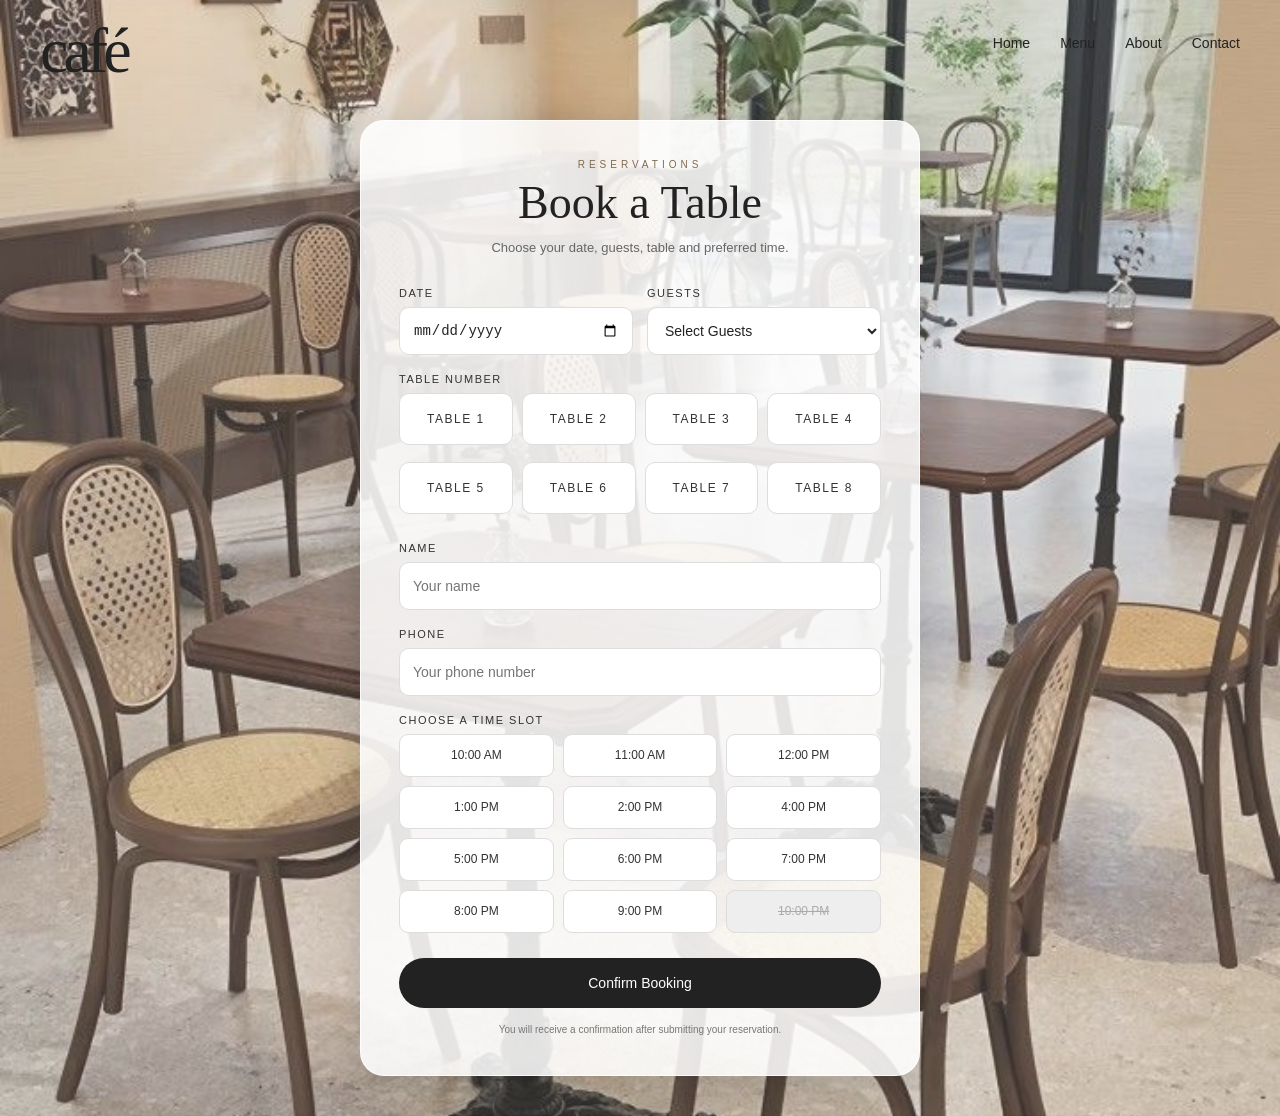
<file: slot.html>
<!DOCTYPE html>
<html lang="en">
<head>
<meta charset="UTF-8">
<meta name="viewport" content="width=device-width, initial-scale=1.0">
<title>Café | Book a Table</title>

<style>
*{
    margin:0;
    padding:0;
    box-sizing:border-box;
}

html,body{
    width:100%;
    min-height:100%;
}

body{
    font-family:Arial,Helvetica,sans-serif;
    background:#f7f4ee;
    color:#222;
    overflow-x:hidden;
}

.booking-page{
    position:relative;
    min-height:100svh;
    padding:120px 20px 40px;
    display:flex;
    justify-content:center;
    align-items:flex-start;
    background:
        linear-gradient(rgba(255,255,255,.18),rgba(255,255,255,.18)),
        url("assets/table.jpg");
    background-size:cover;
    background-position:center;
    background-repeat:no-repeat;
}

.logo{
    position:absolute;
    top:25px;
    left:40px;
    z-index:10;
    font-family:Georgia,"Times New Roman",serif;
    font-size:64px;
    font-weight:400;
    line-height:.8;
    letter-spacing:-5px;
    color:#222;
    text-decoration:none;
}

nav{
    position:absolute;
    top:35px;
    right:40px;
    z-index:10;
    display:flex;
    align-items:center;
    gap:30px;
}

nav a{
    color:#222;
    text-decoration:none;
    font-size:14px;
    transition:.3s ease;
}

nav a:hover{
    opacity:.5;
}

.booking-card{
    width:560px;
    max-width:100%;
    padding:38px;
    background:rgba(255,255,255,.86);
    border:1px solid rgba(255,255,255,.8);
    border-radius:24px;
    box-shadow:0 15px 45px rgba(0,0,0,.18);
}

.tag{
    display:block;
    text-align:center;
    font-size:10px;
    letter-spacing:4px;
    text-transform:uppercase;
    color:#806b52;
    margin-bottom:10px;
}

.booking-card h1{
    font-family:Georgia,"Times New Roman",serif;
    font-size:46px;
    font-weight:400;
    text-align:center;
    line-height:1;
    margin-bottom:12px;
}

.subtitle{
    text-align:center;
    font-size:13px;
    line-height:1.6;
    color:#666;
    margin-bottom:28px;
}

.form-row{
    display:grid;
    grid-template-columns:1fr 1fr;
    gap:14px;
}

.form-group{
    margin-bottom:18px;
}

.form-group label,
.slots-title{
    display:block;
    font-size:11px;
    letter-spacing:1.5px;
    text-transform:uppercase;
    color:#333;
    margin-bottom:8px;
}

.form-group input,
.form-group select{
    width:100%;
    height:48px;
    padding:0 13px;
    border:1px solid #ddd;
    border-radius:10px;
    outline:none;
    background:#fff;
    color:#222;
    font-size:14px;
}

.form-group input:focus,
.form-group select:focus{
    border-color:#8c765d;
}

.table-grid{
    display:grid;
    grid-template-columns:repeat(4,1fr);
    gap:9px;
    margin-bottom:20px;
}

.table-option{
    position:relative;
}

.table-option input{
    display:none;
}

.table-option label{
    height:52px;
    display:flex;
    align-items:center;
    justify-content:center;
    border:1px solid #ddd;
    border-radius:10px;
    background:#fff;
    color:#333;
    font-size:12px;
    cursor:pointer;
    transition:.25s ease;
}

.table-option label:hover{
    border-color:#806b52;
}

.table-option input:checked + label{
    background:#806b52;
    color:#fff;
    border-color:#806b52;
}

.slots-title{
    margin-top:5px;
}

.slots{
    display:grid;
    grid-template-columns:repeat(3,1fr);
    gap:9px;
    margin-bottom:25px;
}

.slot{
    position:relative;
}

.slot input{
    display:none;
}

.slot label{
    height:43px;
    display:flex;
    align-items:center;
    justify-content:center;
    border:1px solid #ddd;
    border-radius:9px;
    background:#fff;
    color:#333;
    font-size:12px;
    cursor:pointer;
    transition:.25s ease;
}

.slot label:hover{
    border-color:#806b52;
}

.slot input:checked + label{
    background:#222;
    color:#fff;
    border-color:#222;
}

.slot.disabled label{
    background:#eee;
    color:#aaa;
    text-decoration:line-through;
    cursor:not-allowed;
}

.book-button{
    width:100%;
    height:50px;
    border:none;
    border-radius:25px;
    background:#222;
    color:#fff;
    font-size:14px;
    cursor:pointer;
    transition:.3s ease;
}

.book-button:hover{
    background:#806b52;
}

.note{
    text-align:center;
    font-size:10px;
    color:#777;
    margin-top:14px;
    line-height:1.5;
}

@media (max-width: 700px) {

    .booking-page {
        min-height: 100svh;
        padding: 120px 10px 25px;
        align-items: flex-start;
    }

    .logo {
        top: 15px;
        left: 50%;
        transform: translateX(-50%);
        font-size: 43px;
        letter-spacing: -4px;
    }

    nav {
        position: absolute;
        top: 65px;
        left: 50%;
        right: auto;
        transform: translateX(-50%);
        display: flex;
        align-items: center;
        justify-content: center;
        gap: 17px;
        width: max-content;
        padding: 7px 15px;
        background: #fff;
        border: 1px solid rgba(0,0,0,.08);
        border-radius: 25px;
        box-shadow: 0 3px 12px rgba(0,0,0,.12);
    }

    nav a {
        color: #000;
        text-decoration: none;
        font-size: 9px;
        white-space: nowrap;
    }

    .booking-card {
        width: 100%;
        max-width: 390px;
        padding: 20px 16px;
        margin: 0;
        border-radius: 18px;
        background: rgba(255,255,255,.93);
        box-shadow: 0 8px 25px rgba(0,0,0,.15);
    }

    .tag {
        font-size: 8px;
        letter-spacing: 3px;
        margin-bottom: 6px;
    }

    .booking-card h1 {
        font-size: 32px;
        margin-bottom: 7px;
    }

    .subtitle {
        font-size: 10px;
        line-height: 1.4;
        margin-bottom: 17px;
    }

    .form-row {
        display: grid;
        grid-template-columns: 1fr 1fr;
        gap: 10px;
    }

    .form-group {
        margin-bottom: 11px;
    }

    .form-group label,
    .slots-title {
        font-size: 8px;
        letter-spacing: 1.3px;
        margin-bottom: 5px;
    }

    .form-group input,
    .form-group select {
        height: 38px;
        padding: 0 9px;
        border-radius: 7px;
        font-size: 11px;
    }

    .table-grid {
        grid-template-columns: repeat(4, 1fr);
        gap: 6px;
        margin-bottom: 12px;
    }

    .table-option label {
        height: 38px;
        border-radius: 7px;
        font-size: 9px;
    }

    .slots {
        grid-template-columns: repeat(3, 1fr);
        gap: 6px;
        margin-bottom: 15px;
    }

    .slot label {
        height: 35px;
        border-radius: 7px;
        font-size: 9px;
    }

    .book-button {
        height: 42px;
        border-radius: 21px;
        font-size: 11px;
    }

    .note {
        font-size: 8px;
        margin-top: 8px;
    }
}

@media (max-width: 380px) {

    .booking-page {
        padding-left: 8px;
        padding-right: 8px;
    }

    .logo {
        font-size: 40px;
    }

    nav {
        gap: 13px;
    }

    nav a {
        font-size: 9px;
    }

    .booking-card {
        max-width: 365px;
        padding: 18px 13px;
    }

    .booking-card h1 {
        font-size: 29px;
    }

    .subtitle {
        font-size: 9px;
    }

    .form-row {
        gap: 7px;
    }

    .form-group input,
    .form-group select {
        height: 36px;
        font-size: 10px;
    }

    .table-grid {
        gap: 5px;
    }

    .table-option label {
        height: 36px;
        font-size: 8px;
    }

    .slots {
        gap: 5px;
    }

    .slot label {
        height: 34px;
        font-size: 8px;
    }
}

</style>
</head>

<body>

<section class="booking-page">

<a href="index.html" class="logo">café</a>

<nav>
<a href="index.html">Home</a>
<a href="Menu.html">Menu</a>
<a href="aboutus.html">About</a>
<a href="contact.html">Contact</a>
</nav>

<div class="booking-card">

<span class="tag">Reservations</span>

<h1>Book a Table</h1>

<p class="subtitle">
Choose your date, guests, table and preferred time.
</p>

<form>

<div class="form-row">

<div class="form-group">
<label for="date">Date</label>
<input type="date" id="date" required>
</div>

<div class="form-group">
<label for="guests">Guests</label>
<select id="guests" required>
<option value="">Select Guests</option>
<option>1 Guest</option>
<option>2 Guests</option>
<option>3 Guests</option>
<option>4 Guests</option>
<option>5 Guests</option>
<option>6 Guests</option>
<option>7 Guests</option>
<option>8 Guests</option>
</select>
</div>

</div>

<div class="form-group">
<label>Table Number</label>

<div class="table-grid">

<div class="table-option">
<input type="radio" name="table" id="table1" required>
<label for="table1">Table 1</label>
</div>

<div class="table-option">
<input type="radio" name="table" id="table2">
<label for="table2">Table 2</label>
</div>

<div class="table-option">
<input type="radio" name="table" id="table3">
<label for="table3">Table 3</label>
</div>

<div class="table-option">
<input type="radio" name="table" id="table4">
<label for="table4">Table 4</label>
</div>

<div class="table-option">
<input type="radio" name="table" id="table5">
<label for="table5">Table 5</label>
</div>

<div class="table-option">
<input type="radio" name="table" id="table6">
<label for="table6">Table 6</label>
</div>

<div class="table-option">
<input type="radio" name="table" id="table7">
<label for="table7">Table 7</label>
</div>

<div class="table-option">
<input type="radio" name="table" id="table8">
<label for="table8">Table 8</label>
</div>

</div>
</div>

<div class="form-group">
<label for="name">Name</label>
<input type="text" id="name" placeholder="Your name" required>
</div>

<div class="form-group">
<label for="phone">Phone</label>
<input type="tel" id="phone" placeholder="Your phone number" required>
</div>

<label class="slots-title">Choose a Time Slot</label>

<div class="slots">

<div class="slot">
<input type="radio" name="time" id="slot1" required>
<label for="slot1">10:00 AM</label>
</div>

<div class="slot">
<input type="radio" name="time" id="slot2">
<label for="slot2">11:00 AM</label>
</div>

<div class="slot">
<input type="radio" name="time" id="slot3">
<label for="slot3">12:00 PM</label>
</div>

<div class="slot">
<input type="radio" name="time" id="slot4">
<label for="slot4">1:00 PM</label>
</div>

<div class="slot">
<input type="radio" name="time" id="slot5">
<label for="slot5">2:00 PM</label>
</div>

<div class="slot">
<input type="radio" name="time" id="slot6">
<label for="slot6">4:00 PM</label>
</div>

<div class="slot">
<input type="radio" name="time" id="slot7">
<label for="slot7">5:00 PM</label>
</div>

<div class="slot">
<input type="radio" name="time" id="slot8">
<label for="slot8">6:00 PM</label>
</div>

<div class="slot">
<input type="radio" name="time" id="slot9">
<label for="slot9">7:00 PM</label>
</div>

<div class="slot">
<input type="radio" name="time" id="slot10">
<label for="slot10">8:00 PM</label>
</div>

<div class="slot">
<input type="radio" name="time" id="slot11">
<label for="slot11">9:00 PM</label>
</div>

<div class="slot disabled">
<input type="radio" name="time" id="slot12" disabled>
<label for="slot12">10:00 PM</label>
</div>

</div>

<button type="submit" class="book-button">
Confirm Booking
</button>

<p class="note">
You will receive a confirmation after submitting your reservation.
</p>

</form>

</div>

</section>

</body>
</html>
</file>
